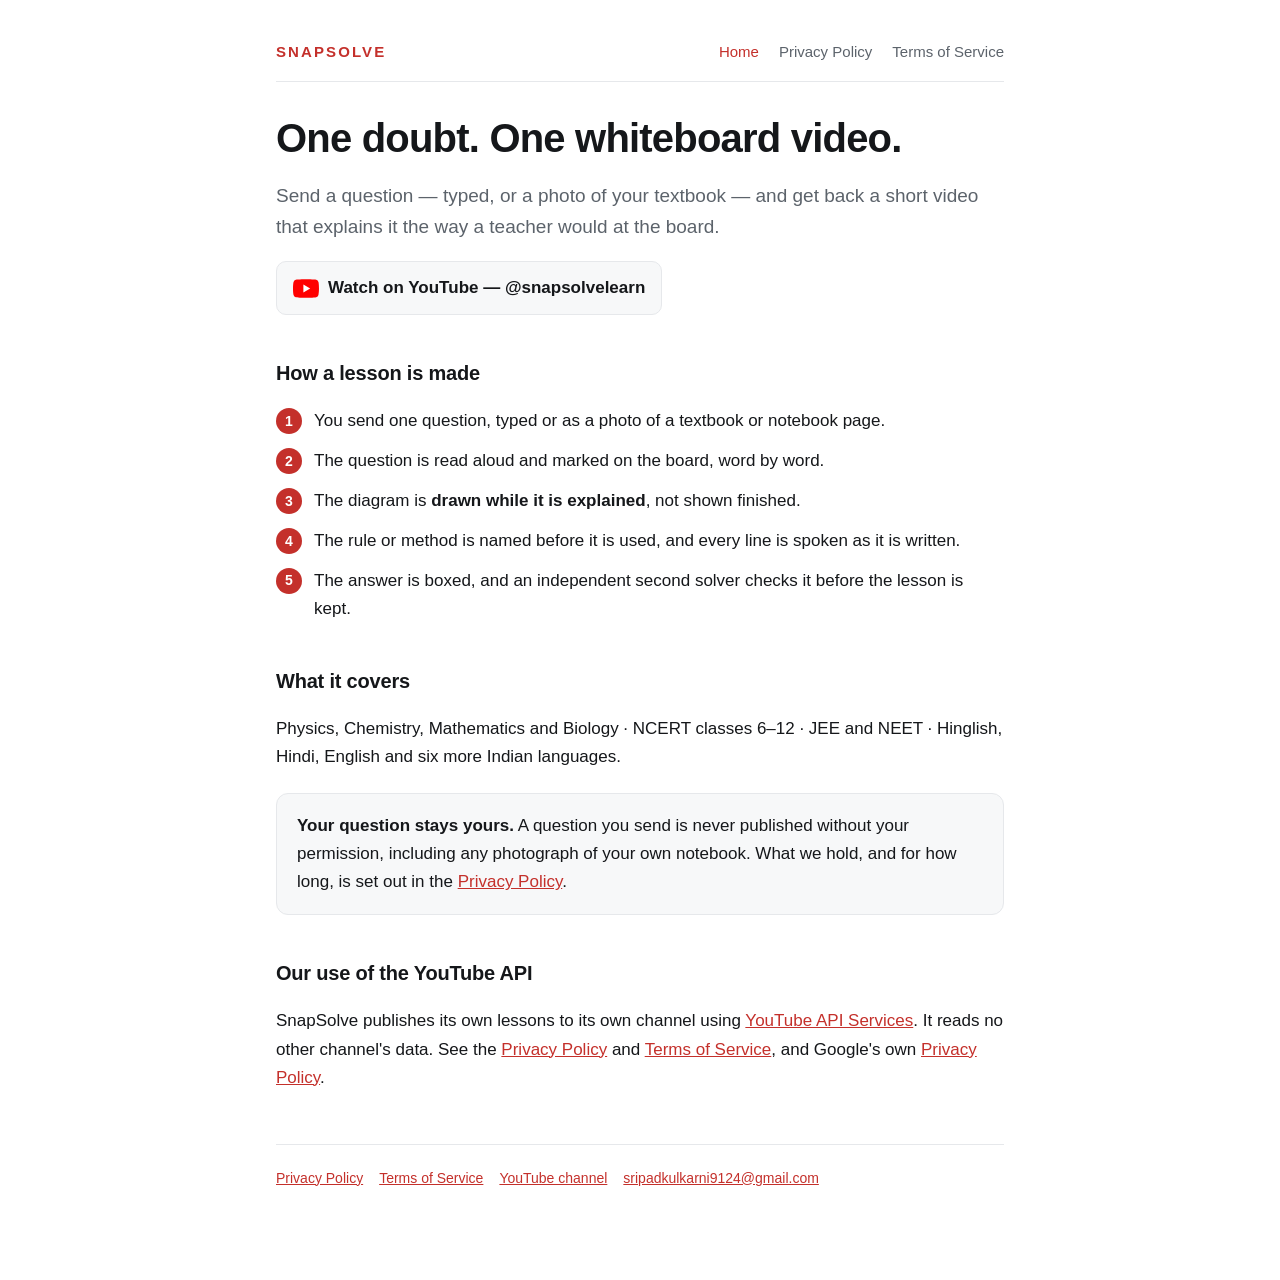
<file: index.html>
<!doctype html>
<html lang="en">
<head>
<meta charset="utf-8">
<meta name="viewport" content="width=device-width, initial-scale=1">
<title>SnapSolve — one doubt, one whiteboard video</title>
<meta name="description" content="SnapSolve turns a school or exam question into a short whiteboard video that explains it, and publishes it to our YouTube channel.">
<link rel="stylesheet" href="style.css">
</head>
<body>
<div class="wrap">
  <nav>
    <span class="brand">SnapSolve</span>
    <a href="./" class="on">Home</a>
    <a href="./privacy.html">Privacy Policy</a>
    <a href="./terms.html">Terms of Service</a>
  </nav>

  <h1>One doubt. One whiteboard video.</h1>
  <p class="lede">Send a question — typed, or a photo of your textbook — and get back a short video that explains
  it the way a teacher would at the board.</p>

  <a class="yt" href="https://www.youtube.com/@snapsolvelearn" rel="noopener">
    <svg width="26" height="19" viewBox="0 0 28 20" aria-hidden="true">
      <path fill="#FF0000" d="M27.4 3.1A3.5 3.5 0 0 0 25 .6C22.8 0 14 0 14 0S5.2 0 3 .6A3.5 3.5 0 0 0 .6 3.1C0 5.3 0 10 0 10s0 4.7.6 6.9A3.5 3.5 0 0 0 3 19.4c2.2.6 11 .6 11 .6s8.8 0 11-.6a3.5 3.5 0 0 0 2.4-2.5c.6-2.2.6-6.9.6-6.9s0-4.7-.6-6.9z"/>
      <path fill="#fff" d="M11.2 14.3 18.5 10l-7.3-4.3z"/>
    </svg>
    Watch on YouTube — @snapsolvelearn
  </a>

  <h2>How a lesson is made</h2>
  <ol class="steps">
    <li>You send one question, typed or as a photo of a textbook or notebook page.</li>
    <li>The question is read aloud and marked on the board, word by word.</li>
    <li>The diagram is <strong>drawn while it is explained</strong>, not shown finished.</li>
    <li>The rule or method is named before it is used, and every line is spoken as it is written.</li>
    <li>The answer is boxed, and an independent second solver checks it before the lesson is kept.</li>
  </ol>

  <h2>What it covers</h2>
  <p>Physics, Chemistry, Mathematics and Biology · NCERT classes 6–12 · JEE and NEET ·
  Hinglish, Hindi, English and six more Indian languages.</p>

  <div class="card">
    <p><strong>Your question stays yours.</strong> A question you send is never published without your
    permission, including any photograph of your own notebook. What we hold, and for how long, is set out in
    the <a href="./privacy.html">Privacy Policy</a>.</p>
  </div>

  <h2>Our use of the YouTube API</h2>
  <p>SnapSolve publishes its own lessons to its own channel using
  <a href="https://developers.google.com/youtube/terms/api-services-terms-of-service" rel="noopener">YouTube API Services</a>.
  It reads no other channel's data. See the <a href="./privacy.html">Privacy Policy</a> and
  <a href="./terms.html">Terms of Service</a>, and Google's own
  <a href="https://policies.google.com/privacy" rel="noopener">Privacy Policy</a>.</p>

  <footer>
    <a href="./privacy.html">Privacy Policy</a>
    <a href="./terms.html">Terms of Service</a>
    <a href="https://www.youtube.com/@snapsolvelearn" rel="noopener">YouTube channel</a>
    <a href="mailto:sripadkulkarni9124@gmail.com">sripadkulkarni9124@gmail.com</a>
  </footer>
</div>
</body>
</html>
</file>
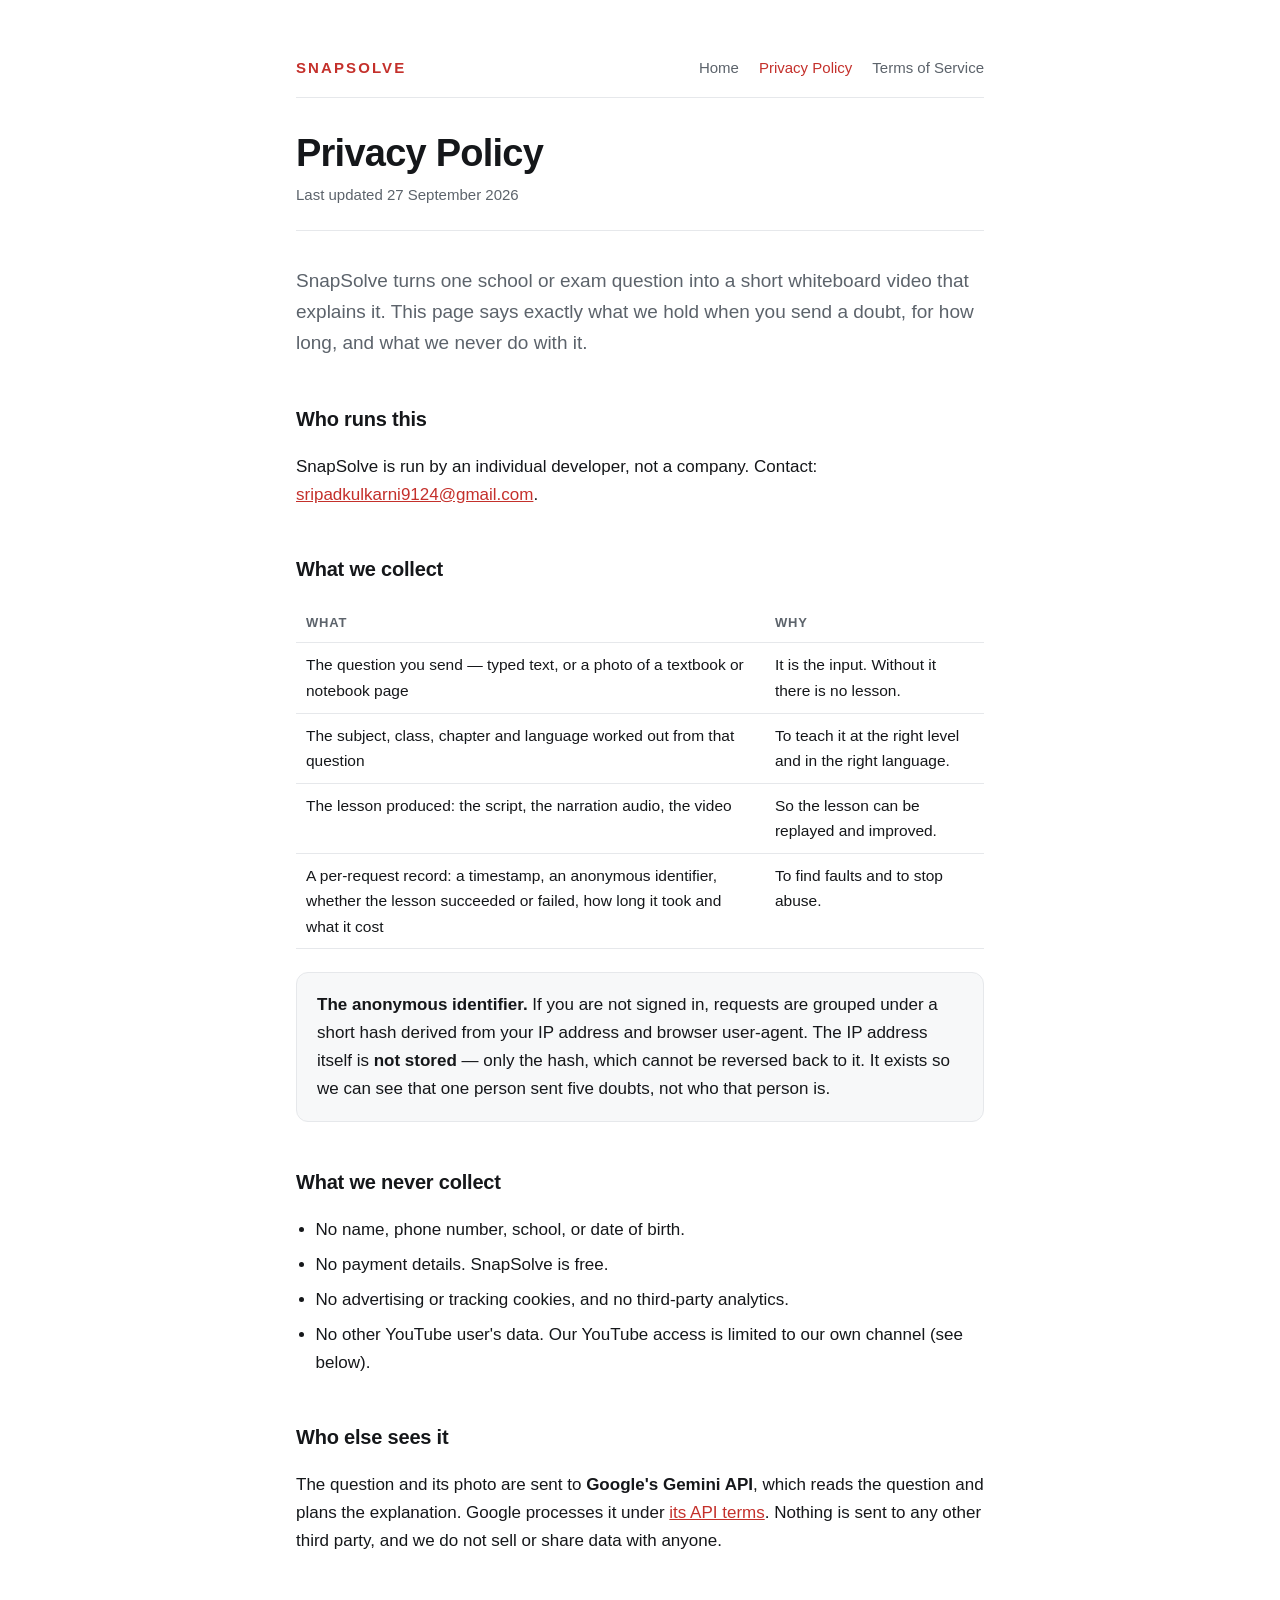
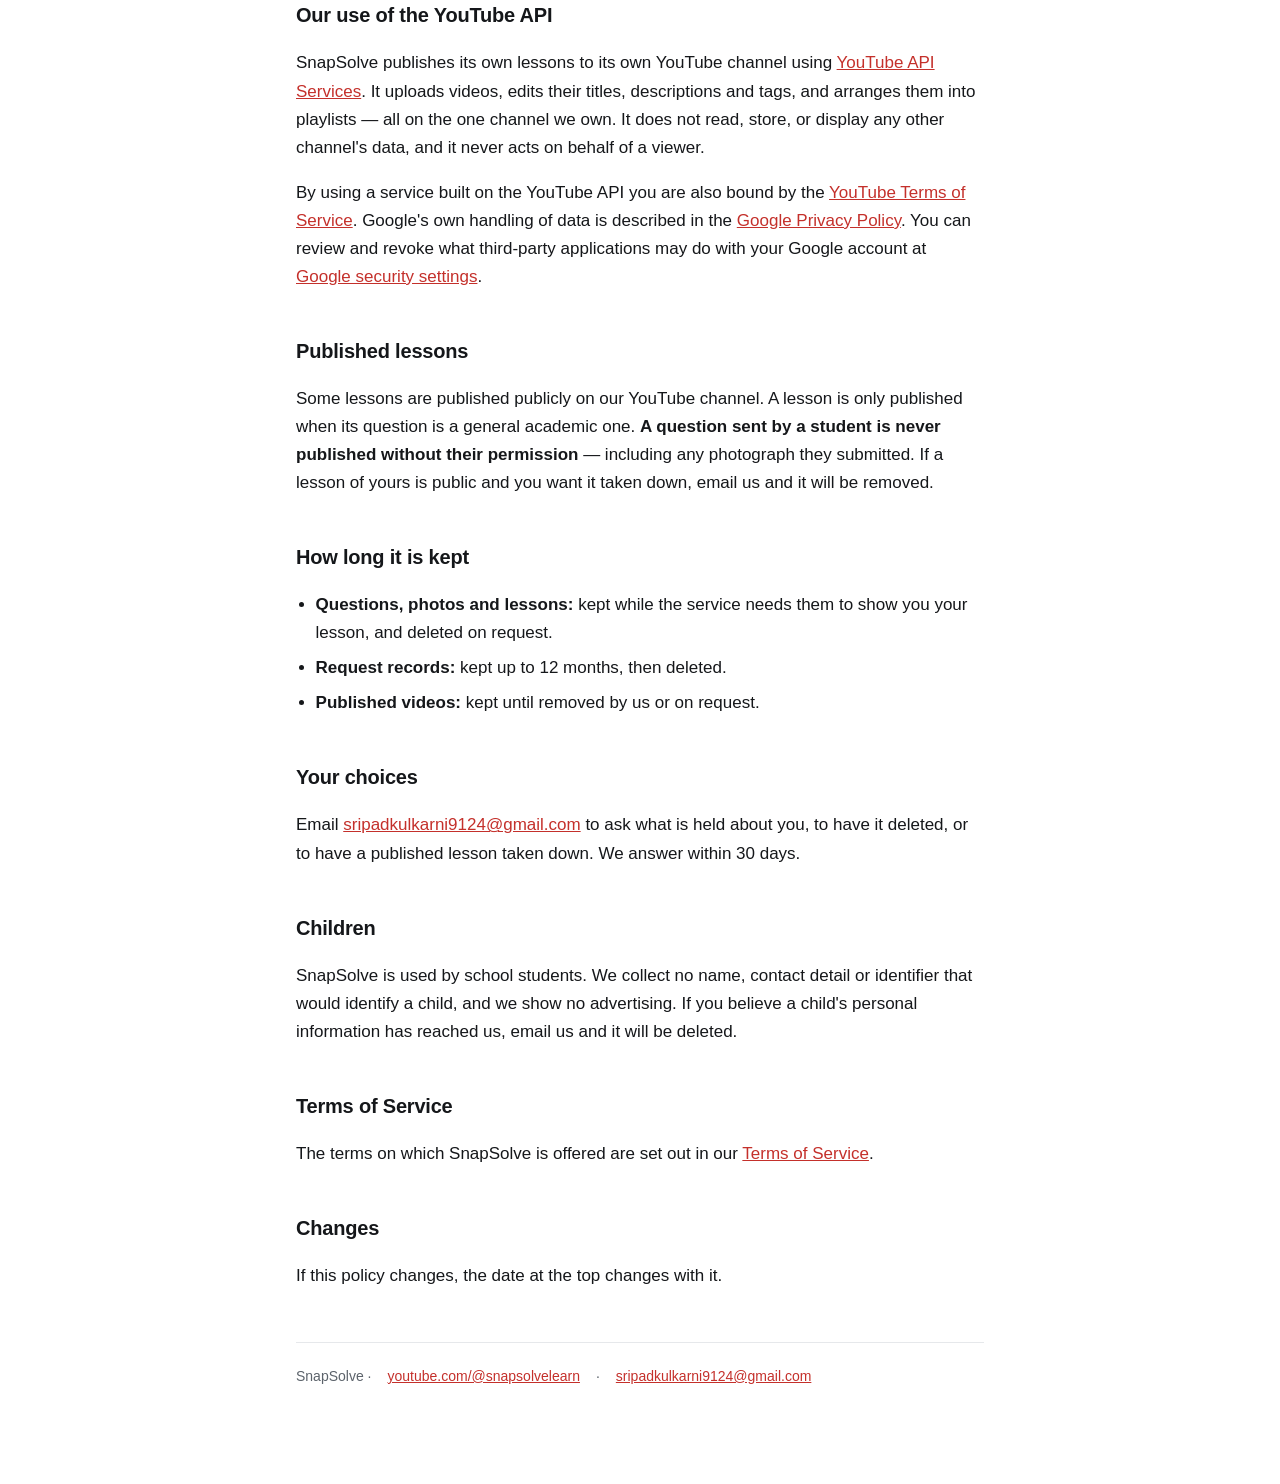
<file: privacy.html>
<!doctype html>
<html lang="en">
<head>
<meta charset="utf-8">
<meta name="viewport" content="width=device-width, initial-scale=1">
<title>SnapSolve — Privacy Policy</title>
<meta name="description" content="What SnapSolve collects when you send a doubt, how long it is kept, and what it is never used for.">
<link rel="stylesheet" href="style.css">
<style>
  :root{
    --bg:#ffffff; --ink:#15171a; --muted:#5c636b; --rule:#e6e8eb; --accent:#c4302b; --card:#f7f8f9;
  }
  :root:not([data-theme="light"]) { }
  @media (prefers-color-scheme: dark){
    :root:not([data-theme="light"]){ --bg:#101214; --ink:#e9ecef; --muted:#a2aab2; --rule:#252a2f; --accent:#ff6b63; --card:#171a1d; }
  }
  :root[data-theme="dark"]{ --bg:#101214; --ink:#e9ecef; --muted:#a2aab2; --rule:#252a2f; --accent:#ff6b63; --card:#171a1d; }
  *{box-sizing:border-box}
  body{
    margin:0; background:var(--bg); color:var(--ink);
    font:17px/1.65 ui-sans-serif,-apple-system,"Segoe UI",Roboto,"Helvetica Neue",Arial,sans-serif;
    -webkit-font-smoothing:antialiased;
  }
  .wrap{max-width:720px; margin:0 auto; padding:56px 16px 96px}
  header{border-bottom:1px solid var(--rule); padding-bottom:22px; margin-bottom:34px}
  .brand{font-size:14px; letter-spacing:.14em; text-transform:uppercase; color:var(--accent); font-weight:600}
  h1{font-size:clamp(28px,6vw,38px); line-height:1.15; margin:.35em 0 .2em; letter-spacing:-.02em}
  .sub{color:var(--muted); font-size:15px; margin:0}
  h2{font-size:20px; margin:2.2em 0 .5em; letter-spacing:-.01em}
  p,li{color:var(--ink)}
  .lede{font-size:19px; color:var(--muted)}
  ul{padding-left:1.15em}
  li{margin:.42em 0}
  .card{background:var(--card); border:1px solid var(--rule); border-radius:12px; padding:18px 20px; margin:1.3em 0}
  .card p:first-child{margin-top:0} .card p:last-child{margin-bottom:0}
  strong{font-weight:650}
  a{color:var(--accent)}
  code{background:var(--card); border:1px solid var(--rule); border-radius:5px; padding:1px 5px; font-size:.9em}
  footer{margin-top:52px; padding-top:22px; border-top:1px solid var(--rule); color:var(--muted); font-size:14px}
  table{width:100%; border-collapse:collapse; margin:1.1em 0; font-size:15.5px}
  th,td{text-align:left; padding:9px 10px; border-bottom:1px solid var(--rule); vertical-align:top}
  th{color:var(--muted); font-weight:600; font-size:13px; text-transform:uppercase; letter-spacing:.06em}
</style>
</head>
<body>
<div class="wrap">
  <nav>
    <span class="brand">SnapSolve</span>
    <a href="./">Home</a>
    <a href="./privacy.html" class="on">Privacy Policy</a>
    <a href="./terms.html">Terms of Service</a>
  </nav>
  <header>
    <div class="brand" style="display:none">SnapSolve</div>
    <h1>Privacy Policy</h1>
    <p class="sub">Last updated 27 September 2026</p>
  </header>

  <p class="lede">SnapSolve turns one school or exam question into a short whiteboard video that explains it.
  This page says exactly what we hold when you send a doubt, for how long, and what we never do with it.</p>

  <h2>Who runs this</h2>
  <p>SnapSolve is run by an individual developer, not a company. Contact:
  <a href="mailto:sripadkulkarni9124@gmail.com">sripadkulkarni9124@gmail.com</a>.</p>

  <h2>What we collect</h2>
  <table>
    <tr><th>What</th><th>Why</th></tr>
    <tr><td>The question you send — typed text, or a photo of a textbook or notebook page</td>
        <td>It is the input. Without it there is no lesson.</td></tr>
    <tr><td>The subject, class, chapter and language worked out from that question</td>
        <td>To teach it at the right level and in the right language.</td></tr>
    <tr><td>The lesson produced: the script, the narration audio, the video</td>
        <td>So the lesson can be replayed and improved.</td></tr>
    <tr><td>A per-request record: a timestamp, an anonymous identifier, whether the lesson succeeded or failed, how long it took and what it cost</td>
        <td>To find faults and to stop abuse.</td></tr>
  </table>

  <div class="card">
    <p><strong>The anonymous identifier.</strong> If you are not signed in, requests are grouped under a short
    hash derived from your IP address and browser user-agent. The IP address itself is <strong>not stored</strong> —
    only the hash, which cannot be reversed back to it. It exists so we can see that one person sent five doubts,
    not who that person is.</p>
  </div>

  <h2>What we never collect</h2>
  <ul>
    <li>No name, phone number, school, or date of birth.</li>
    <li>No payment details. SnapSolve is free.</li>
    <li>No advertising or tracking cookies, and no third-party analytics.</li>
    <li>No other YouTube user's data. Our YouTube access is limited to our own channel (see below).</li>
  </ul>

  <h2>Who else sees it</h2>
  <p>The question and its photo are sent to <strong>Google's Gemini API</strong>, which reads the question and
  plans the explanation. Google processes it under
  <a href="https://ai.google.dev/gemini-api/terms" rel="noopener">its API terms</a>. Nothing is sent to any other
  third party, and we do not sell or share data with anyone.</p>

  <h2>Our use of the YouTube API</h2>
  <p>SnapSolve publishes its own lessons to its own YouTube channel using
  <a href="https://developers.google.com/youtube/terms/api-services-terms-of-service" rel="noopener">YouTube API Services</a>.
  It uploads videos, edits their titles, descriptions and tags, and arranges them into playlists — all on the one
  channel we own. It does not read, store, or display any other channel's data, and it never acts on behalf of
  a viewer.</p>
  <p>By using a service built on the YouTube API you are also bound by the
  <a href="https://www.youtube.com/t/terms" rel="noopener">YouTube Terms of Service</a>. Google's own handling of
  data is described in the <a href="https://policies.google.com/privacy" rel="noopener">Google Privacy Policy</a>.
  You can review and revoke what third-party applications may do with your Google account at
  <a href="https://security.google.com/settings/security/permissions" rel="noopener">Google security settings</a>.</p>

  <h2>Published lessons</h2>
  <p>Some lessons are published publicly on our YouTube channel. A lesson is only published when its question is a
  general academic one. <strong>A question sent by a student is never published without their permission</strong> —
  including any photograph they submitted. If a lesson of yours is public and you want it taken down, email us and
  it will be removed.</p>

  <h2>How long it is kept</h2>
  <ul>
    <li><strong>Questions, photos and lessons:</strong> kept while the service needs them to show you your lesson,
      and deleted on request.</li>
    <li><strong>Request records:</strong> kept up to 12 months, then deleted.</li>
    <li><strong>Published videos:</strong> kept until removed by us or on request.</li>
  </ul>

  <h2>Your choices</h2>
  <p>Email <a href="mailto:sripadkulkarni9124@gmail.com">sripadkulkarni9124@gmail.com</a> to ask what is held about
  you, to have it deleted, or to have a published lesson taken down. We answer within 30 days.</p>

  <h2>Children</h2>
  <p>SnapSolve is used by school students. We collect no name, contact detail or identifier that would identify a
  child, and we show no advertising. If you believe a child's personal information has reached us, email us and it
  will be deleted.</p>

  <h2>Terms of Service</h2>
  <p>The terms on which SnapSolve is offered are set out in our <a href="./terms.html">Terms of Service</a>.</p>

  <h2>Changes</h2>
  <p>If this policy changes, the date at the top changes with it.</p>

  <footer>
    SnapSolve · <a href="https://www.youtube.com/@snapsolvelearn" rel="noopener">youtube.com/@snapsolvelearn</a>
    · <a href="mailto:sripadkulkarni9124@gmail.com">sripadkulkarni9124@gmail.com</a>
  </footer>
</div>
</body>
</html>
</file>
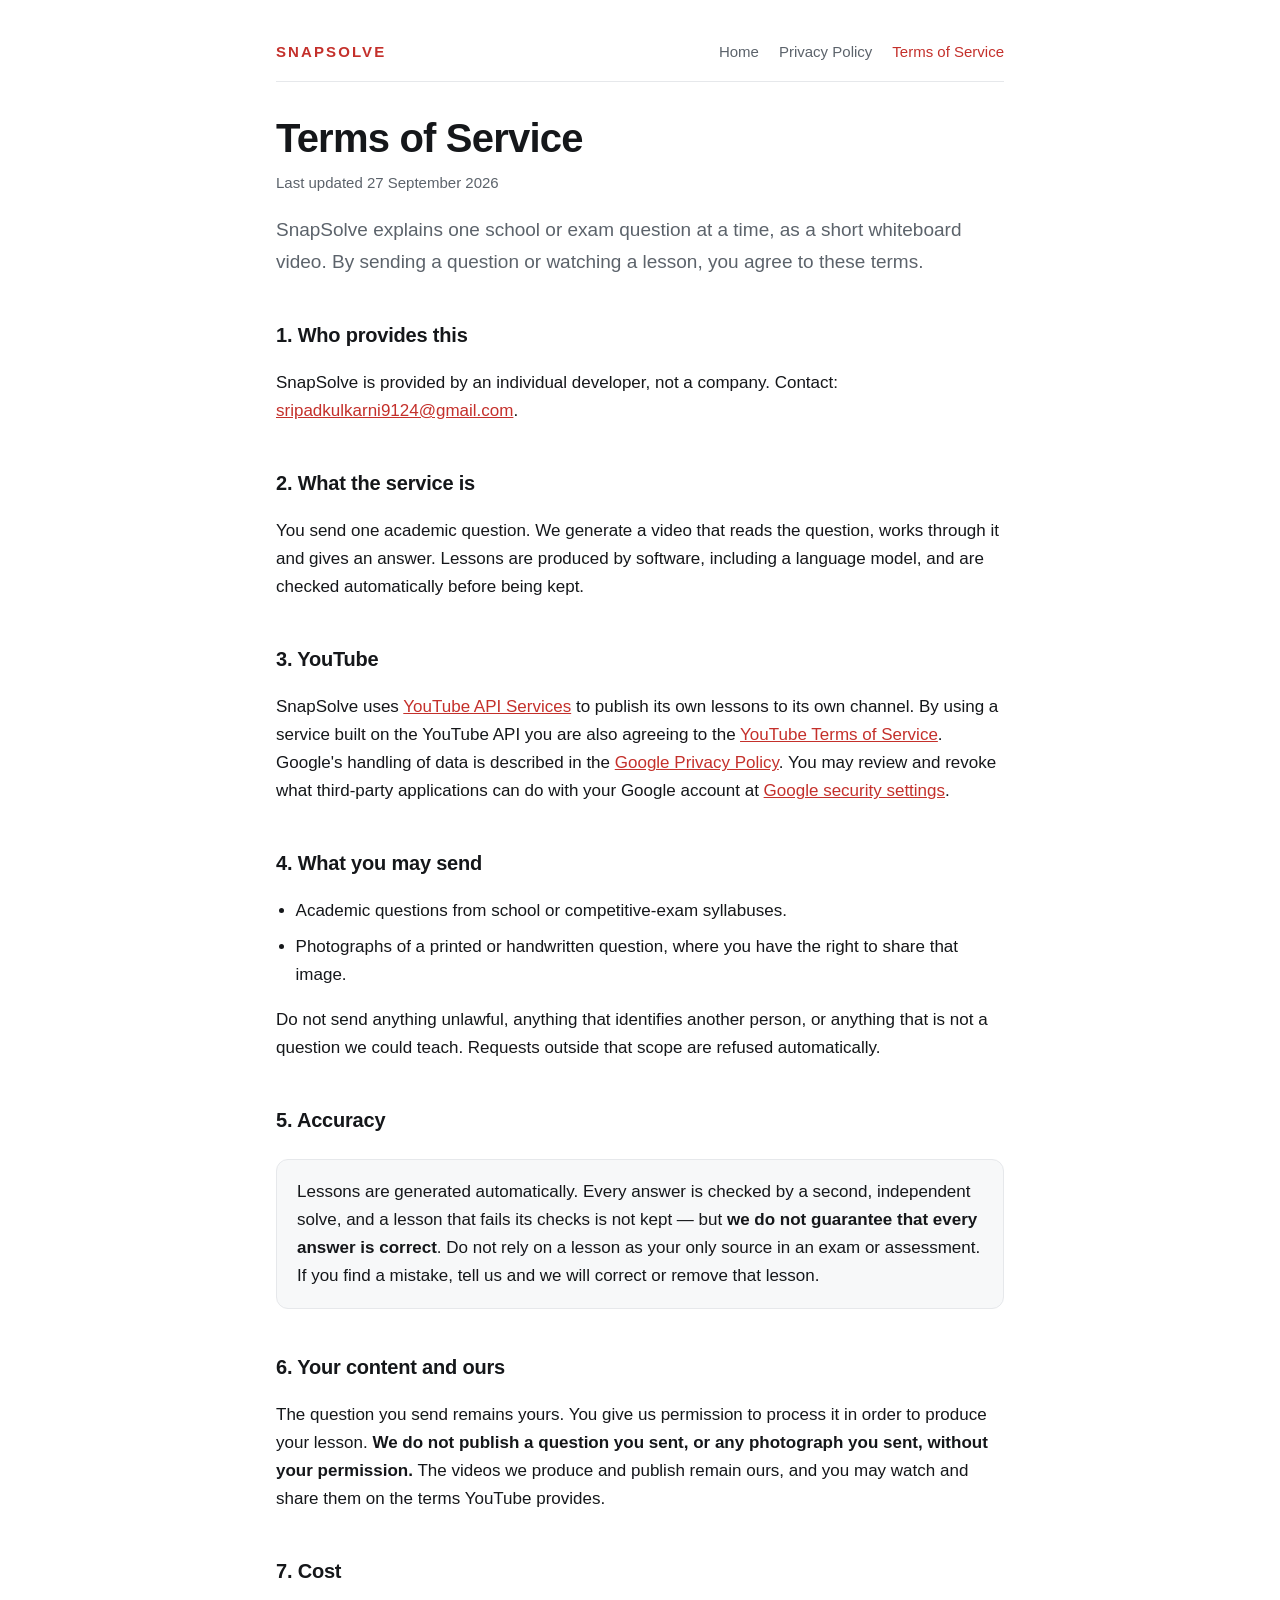
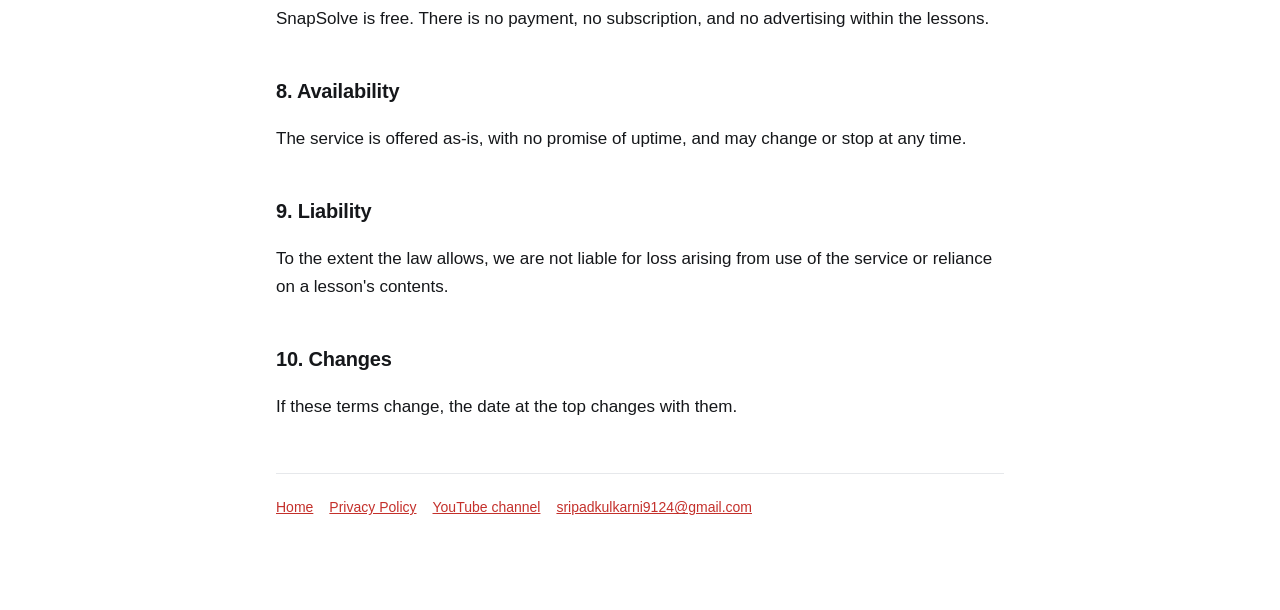
<file: terms.html>
<!doctype html>
<html lang="en">
<head>
<meta charset="utf-8">
<meta name="viewport" content="width=device-width, initial-scale=1">
<title>SnapSolve — Terms of Service</title>
<meta name="description" content="The terms on which SnapSolve is offered: what it is, what you may do with it, and what it does not promise.">
<link rel="stylesheet" href="style.css">
</head>
<body>
<div class="wrap">
  <nav>
    <span class="brand">SnapSolve</span>
    <a href="./">Home</a>
    <a href="./privacy.html">Privacy Policy</a>
    <a href="./terms.html" class="on">Terms of Service</a>
  </nav>

  <h1>Terms of Service</h1>
  <p class="sub">Last updated 27 September 2026</p>

  <p class="lede">SnapSolve explains one school or exam question at a time, as a short whiteboard video. By
  sending a question or watching a lesson, you agree to these terms.</p>

  <h2>1. Who provides this</h2>
  <p>SnapSolve is provided by an individual developer, not a company. Contact:
  <a href="mailto:sripadkulkarni9124@gmail.com">sripadkulkarni9124@gmail.com</a>.</p>

  <h2>2. What the service is</h2>
  <p>You send one academic question. We generate a video that reads the question, works through it and gives
  an answer. Lessons are produced by software, including a language model, and are checked automatically
  before being kept.</p>

  <h2>3. YouTube</h2>
  <p>SnapSolve uses <a href="https://developers.google.com/youtube/terms/api-services-terms-of-service" rel="noopener">YouTube
  API Services</a> to publish its own lessons to its own channel. By using a service built on the YouTube API
  you are also agreeing to the <a href="https://www.youtube.com/t/terms" rel="noopener">YouTube Terms of
  Service</a>. Google's handling of data is described in the
  <a href="https://policies.google.com/privacy" rel="noopener">Google Privacy Policy</a>. You may review and
  revoke what third-party applications can do with your Google account at
  <a href="https://security.google.com/settings/security/permissions" rel="noopener">Google security settings</a>.</p>

  <h2>4. What you may send</h2>
  <ul>
    <li>Academic questions from school or competitive-exam syllabuses.</li>
    <li>Photographs of a printed or handwritten question, where you have the right to share that image.</li>
  </ul>
  <p>Do not send anything unlawful, anything that identifies another person, or anything that is not a
  question we could teach. Requests outside that scope are refused automatically.</p>

  <h2>5. Accuracy</h2>
  <div class="card">
    <p>Lessons are generated automatically. Every answer is checked by a second, independent solve, and a
    lesson that fails its checks is not kept — but <strong>we do not guarantee that every answer is
    correct</strong>. Do not rely on a lesson as your only source in an exam or assessment. If you find a
    mistake, tell us and we will correct or remove that lesson.</p>
  </div>

  <h2>6. Your content and ours</h2>
  <p>The question you send remains yours. You give us permission to process it in order to produce your
  lesson. <strong>We do not publish a question you sent, or any photograph you sent, without your
  permission.</strong> The videos we produce and publish remain ours, and you may watch and share them on
  the terms YouTube provides.</p>

  <h2>7. Cost</h2>
  <p>SnapSolve is free. There is no payment, no subscription, and no advertising within the lessons.</p>

  <h2>8. Availability</h2>
  <p>The service is offered as-is, with no promise of uptime, and may change or stop at any time.</p>

  <h2>9. Liability</h2>
  <p>To the extent the law allows, we are not liable for loss arising from use of the service or reliance on
  a lesson's contents.</p>

  <h2>10. Changes</h2>
  <p>If these terms change, the date at the top changes with them.</p>

  <footer>
    <a href="./">Home</a>
    <a href="./privacy.html">Privacy Policy</a>
    <a href="https://www.youtube.com/@snapsolvelearn" rel="noopener">YouTube channel</a>
    <a href="mailto:sripadkulkarni9124@gmail.com">sripadkulkarni9124@gmail.com</a>
  </footer>
</div>
</body>
</html>
</file>
<file: style.css>
:root{ --bg:#fff; --ink:#15171a; --muted:#5c636b; --rule:#e6e8eb; --accent:#c4302b; --card:#f7f8f9; }
@media (prefers-color-scheme: dark){ :root:not([data-theme="light"]){ --bg:#101214; --ink:#e9ecef; --muted:#a2aab2; --rule:#252a2f; --accent:#ff6b63; --card:#171a1d; } }
:root[data-theme="dark"]{ --bg:#101214; --ink:#e9ecef; --muted:#a2aab2; --rule:#252a2f; --accent:#ff6b63; --card:#171a1d; }
*{box-sizing:border-box}
body{margin:0;background:var(--bg);color:var(--ink);font:17px/1.65 ui-sans-serif,-apple-system,"Segoe UI",Roboto,Arial,sans-serif;-webkit-font-smoothing:antialiased}
.wrap{max-width:760px;margin:0 auto;padding:40px 16px 90px}
nav{display:flex;gap:20px;align-items:center;border-bottom:1px solid var(--rule);padding-bottom:16px;margin-bottom:34px;flex-wrap:wrap}
nav .brand{font-size:15px;letter-spacing:.14em;text-transform:uppercase;color:var(--accent);font-weight:700;margin-right:auto}
nav a{color:var(--muted);text-decoration:none;font-size:15px}
nav a:hover,nav a.on{color:var(--accent)}
h1{font-size:clamp(28px,6vw,40px);line-height:1.12;margin:.2em 0 .25em;letter-spacing:-.02em}
h2{font-size:20px;margin:2.1em 0 .5em;letter-spacing:-.01em}
.sub{color:var(--muted);font-size:15px;margin:0}
.lede{font-size:19px;color:var(--muted)}
ul{padding-left:1.15em} li{margin:.42em 0}
.card{background:var(--card);border:1px solid var(--rule);border-radius:12px;padding:18px 20px;margin:1.3em 0}
.card p:first-child{margin-top:0}.card p:last-child{margin-bottom:0}
a{color:var(--accent)}
table{width:100%;border-collapse:collapse;margin:1.1em 0;font-size:15.5px}
th,td{text-align:left;padding:9px 10px;border-bottom:1px solid var(--rule);vertical-align:top}
th{color:var(--muted);font-weight:600;font-size:13px;text-transform:uppercase;letter-spacing:.06em}
footer{margin-top:52px;padding-top:22px;border-top:1px solid var(--rule);color:var(--muted);font-size:14px;display:flex;gap:16px;flex-wrap:wrap}
.yt{display:inline-flex;align-items:center;gap:9px;background:var(--card);border:1px solid var(--rule);border-radius:10px;padding:12px 16px;text-decoration:none;color:var(--ink);font-weight:600}
.yt svg{flex:0 0 auto}
.steps{counter-reset:s;list-style:none;padding:0}
.steps li{counter-increment:s;padding-left:38px;position:relative;margin:.7em 0}
.steps li::before{content:counter(s);position:absolute;left:0;top:1px;width:26px;height:26px;border-radius:50%;background:var(--accent);color:#fff;display:grid;place-items:center;font-size:14px;font-weight:700}
</file>
